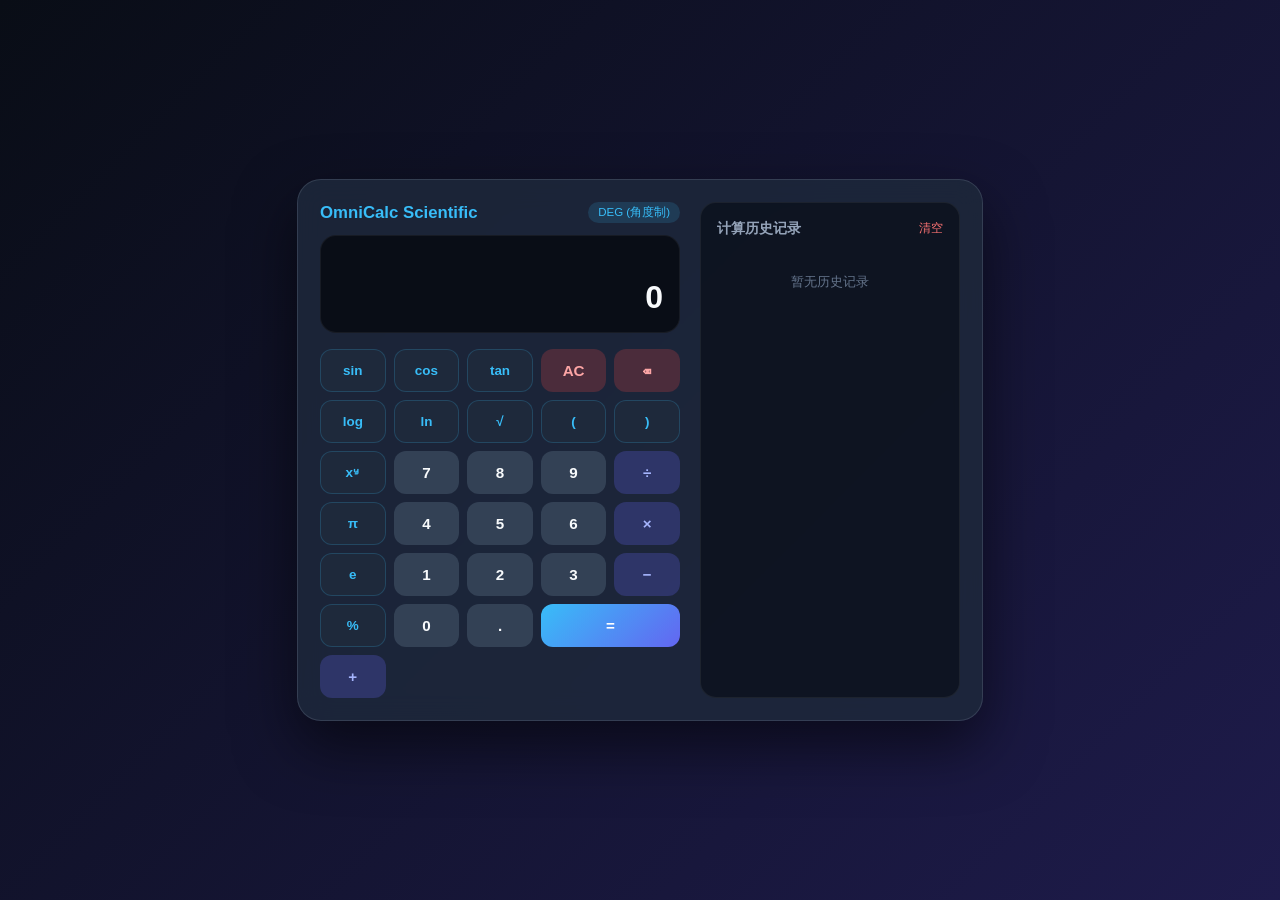
<file: camouflage/calculator/index.html>
<!DOCTYPE html>
<html lang="zh-CN">
<head>
  <meta charset="UTF-8" />
  <meta name="viewport" content="width=device-width, initial-scale=1.0" />
  <title>OmniCalc Pro · 全功能科学计算器与单位换算工具</title>
  <style>
    :root {
      --bg: #0f172a;
      --card: #1e293b;
      --display: #090d16;
      --btn: #334155;
      --btn-hover: #475569;
      --accent: #38bdf8;
      --op: #6366f1;
      --text: #f8fafc;
      --muted: #94a3b8;
    }
    * { box-sizing: border-box; margin: 0; padding: 0; }
    body {
      font-family: -apple-system, BlinkMacSystemFont, "Segoe UI", Roboto, sans-serif;
      background: linear-gradient(135deg, #090d16 0%, #1e1b4b 100%);
      color: var(--text);
      min-height: 100vh;
      display: flex;
      align-items: center;
      justify-content: center;
      padding: 16px;
    }
    .calc-shell {
      display: grid;
      grid-template-columns: 360px 260px;
      gap: 20px;
      background: rgba(30, 41, 59, 0.85);
      border: 1px solid rgba(148, 163, 184, 0.2);
      border-radius: 24px;
      padding: 22px;
      box-shadow: 0 25px 60px rgba(0, 0, 0, 0.55);
      backdrop-filter: blur(14px);
      max-width: 100%;
    }
    .header {
      display: flex;
      justify-content: space-between;
      align-items: center;
      margin-bottom: 12px;
    }
    .header h1 { font-size: 1.05rem; font-weight: 700; color: var(--accent); }
    .mode-badge {
      font-size: 0.72rem;
      background: rgba(56, 189, 248, 0.15);
      color: var(--accent);
      padding: 3px 10px;
      border-radius: 999px;
      cursor: pointer;
    }
    .display-box {
      background: var(--display);
      border-radius: 16px;
      padding: 16px;
      text-align: right;
      margin-bottom: 16px;
      border: 1px solid rgba(255,255,255,0.06);
      min-height: 98px;
      display: flex;
      flex-direction: column;
      justify-content: flex-end;
      overflow: hidden;
    }
    .expr {
      font-size: 0.9rem;
      color: var(--muted);
      min-height: 22px;
      word-break: break-all;
    }
    .result {
      font-size: 2rem;
      font-weight: 700;
      font-variant-numeric: tabular-nums;
      word-break: break-all;
    }
    .keys-grid {
      display: grid;
      grid-template-columns: repeat(5, 1fr);
      gap: 8px;
    }
    button.key {
      border: none;
      border-radius: 12px;
      padding: 13px 6px;
      font-size: 0.95rem;
      font-weight: 600;
      background: var(--btn);
      color: var(--text);
      cursor: pointer;
      transition: background 0.12s, transform 0.08s;
    }
    button.key:hover { background: var(--btn-hover); }
    button.key:active { transform: scale(0.95); }
    button.key.fn { background: #1e293b; color: #38bdf8; border: 1px solid rgba(56,189,248,0.2); font-size: 0.84rem; }
    button.key.op { background: rgba(99, 102, 241, 0.25); color: #a5b4fc; }
    button.key.eq { background: linear-gradient(135deg, #38bdf8, #6366f1); color: #fff; grid-column: span 2; }
    button.key.danger { background: rgba(239, 68, 68, 0.22); color: #fca5a5; }
    .history-panel {
      background: rgba(9, 13, 22, 0.65);
      border-radius: 16px;
      padding: 16px;
      display: flex;
      flex-direction: column;
      border: 1px solid rgba(255,255,255,0.06);
    }
    .history-panel h2 {
      font-size: 0.9rem;
      color: var(--muted);
      margin-bottom: 12px;
      display: flex;
      justify-content: space-between;
      align-items: center;
    }
    .clear-hist {
      font-size: 0.75rem;
      color: #f87171;
      cursor: pointer;
      background: none;
      border: none;
    }
    .history-list {
      flex: 1;
      overflow-y: auto;
      display: flex;
      flex-direction: column;
      gap: 8px;
      max-height: 360px;
    }
    .hist-item {
      padding: 8px 10px;
      border-radius: 10px;
      background: rgba(30, 41, 59, 0.6);
      cursor: pointer;
      text-align: right;
    }
    .hist-item:hover { background: rgba(56, 189, 248, 0.12); }
    .hist-item .h-exp { font-size: 0.78rem; color: var(--muted); }
    .hist-item .h-val { font-size: 1rem; font-weight: 700; color: var(--accent); }
    @media (max-width: 680px) {
      .calc-shell { grid-template-columns: 1fr; width: 100%; max-width: 400px; }
      .history-list { max-height: 140px; }
    }
  </style>
</head>
<body>
  <div class="calc-shell">
    <div>
      <div class="header">
        <h1>OmniCalc Scientific</h1>
        <span class="mode-badge" id="deg-toggle">DEG (角度制)</span>
      </div>
      <div class="display-box">
        <div class="expr" id="expr"></div>
        <div class="result" id="result">0</div>
      </div>
      <div class="keys-grid">
        <button class="key fn" data-k="sin(">sin</button>
        <button class="key fn" data-k="cos(">cos</button>
        <button class="key fn" data-k="tan(">tan</button>
        <button class="key danger" data-k="AC">AC</button>
        <button class="key danger" data-k="DEL">⌫</button>

        <button class="key fn" data-k="log(">log</button>
        <button class="key fn" data-k="ln(">ln</button>
        <button class="key fn" data-k="sqrt(">√</button>
        <button class="key fn" data-k="(">(</button>
        <button class="key fn" data-k=")">)</button>

        <button class="key fn" data-k="^">xʸ</button>
        <button class="key" data-k="7">7</button>
        <button class="key" data-k="8">8</button>
        <button class="key" data-k="9">9</button>
        <button class="key op" data-k="/">÷</button>

        <button class="key fn" data-k="pi">π</button>
        <button class="key" data-k="4">4</button>
        <button class="key" data-k="5">5</button>
        <button class="key" data-k="6">6</button>
        <button class="key op" data-k="*">×</button>

        <button class="key fn" data-k="e">e</button>
        <button class="key" data-k="1">1</button>
        <button class="key" data-k="2">2</button>
        <button class="key" data-k="3">3</button>
        <button class="key op" data-k="-">−</button>

        <button class="key fn" data-k="%">%</button>
        <button class="key" data-k="0">0</button>
        <button class="key" data-k=".">.</button>
        <button class="key eq" data-k="=">=</button>
        <button class="key op" data-k="+">+</button>
      </div>
    </div>

    <div class="history-panel">
      <h2>
        <span>计算历史记录</span>
        <button class="clear-hist" id="clear-hist">清空</button>
      </h2>
      <div class="history-list" id="history-list"></div>
    </div>
  </div>

  <script>
    let current = '';
    let isDeg = true;
    let history = JSON.parse(localStorage.getItem('omnicalc_hist') || '[]');

    const exprEl = document.getElementById('expr');
    const resEl = document.getElementById('result');
    const histEl = document.getElementById('history-list');
    const degBtn = document.getElementById('deg-toggle');

    function renderHistory() {
      if (!history.length) {
        histEl.innerHTML = '<div style="color:#64748b;font-size:0.8rem;text-align:center;margin-top:24px;">暂无历史记录</div>';
        return;
      }
      histEl.innerHTML = history.map((h, idx) => `
        <div class="hist-item" data-idx="${idx}">
          <div class="h-exp">${h.expr} =</div>
          <div class="h-val">${h.val}</div>
        </div>
      `).join('');
      histEl.querySelectorAll('.hist-item').forEach(el => {
        el.addEventListener('click', () => {
          current = String(history[el.dataset.idx].val);
          resEl.textContent = current;
        });
      });
    }

    function evaluateExpression(raw) {
      if (!raw.trim()) return '0';
      const toRad = isDeg ? `(Math.PI/180)*` : '';
      let parsed = raw
        .replace(/π|pi/g, 'Math.PI')
        .replace(/\be\b/g, 'Math.E')
        .replace(/sin\(/g, `Math.sin(${toRad}`)
        .replace(/cos\(/g, `Math.cos(${toRad}`)
        .replace(/tan\(/g, `Math.tan(${toRad}`)
        .replace(/log\(/g, 'Math.log10(')
        .replace(/ln\(/g, 'Math.log(')
        .replace(/sqrt\(/g, 'Math.sqrt(')
        .replace(/\^/g, '**')
        .replace(/%/g, '/100');

      const openCount = (parsed.match(/\(/g) || []).length;
      const closeCount = (parsed.match(/\)/g) || []).length;
      if (openCount > closeCount) {
        parsed += ')'.repeat(openCount - closeCount);
      }
      const val = Function('"use strict"; return (' + parsed + ')')();
      if (!Number.isFinite(val)) return 'Error';
      return Number(Math.round(Number(val + 'e12')) + 'e-12').toString();
    }

    function handleKey(k) {
      if (k === 'AC') {
        current = '';
        exprEl.textContent = '';
        resEl.textContent = '0';
      } else if (k === 'DEL') {
        current = current.slice(0, -1);
        resEl.textContent = current || '0';
      } else if (k === '=') {
        if (!current) return;
        try {
          const ans = evaluateExpression(current);
          exprEl.textContent = current + ' =';
          resEl.textContent = ans;
          if (ans !== 'Error') {
            history.unshift({ expr: current, val: ans });
            history = history.slice(0, 25);
            localStorage.setItem('omnicalc_hist', JSON.stringify(history));
            renderHistory();
            current = ans;
          }
        } catch {
          resEl.textContent = 'Error';
        }
      } else {
        current += k;
        resEl.textContent = current;
      }
    }

    document.querySelectorAll('button.key').forEach(btn => {
      btn.addEventListener('click', () => handleKey(btn.dataset.k));
    });

    degBtn.addEventListener('click', () => {
      isDeg = !isDeg;
      degBtn.textContent = isDeg ? 'DEG (角度制)' : 'RAD (弧度制)';
    });

    document.getElementById('clear-hist').addEventListener('click', () => {
      history = [];
      localStorage.removeItem('omnicalc_hist');
      renderHistory();
    });

    document.addEventListener('keydown', e => {
      if (/^[0-9.+\-*/()%^]$/.test(e.key)) handleKey(e.key);
      else if (e.key === 'Enter') { e.preventDefault(); handleKey('='); }
      else if (e.key === 'Backspace') handleKey('DEL');
      else if (e.key === 'Escape') handleKey('AC');
    });

    renderHistory();
  </script>
</body>
</html>
</file>
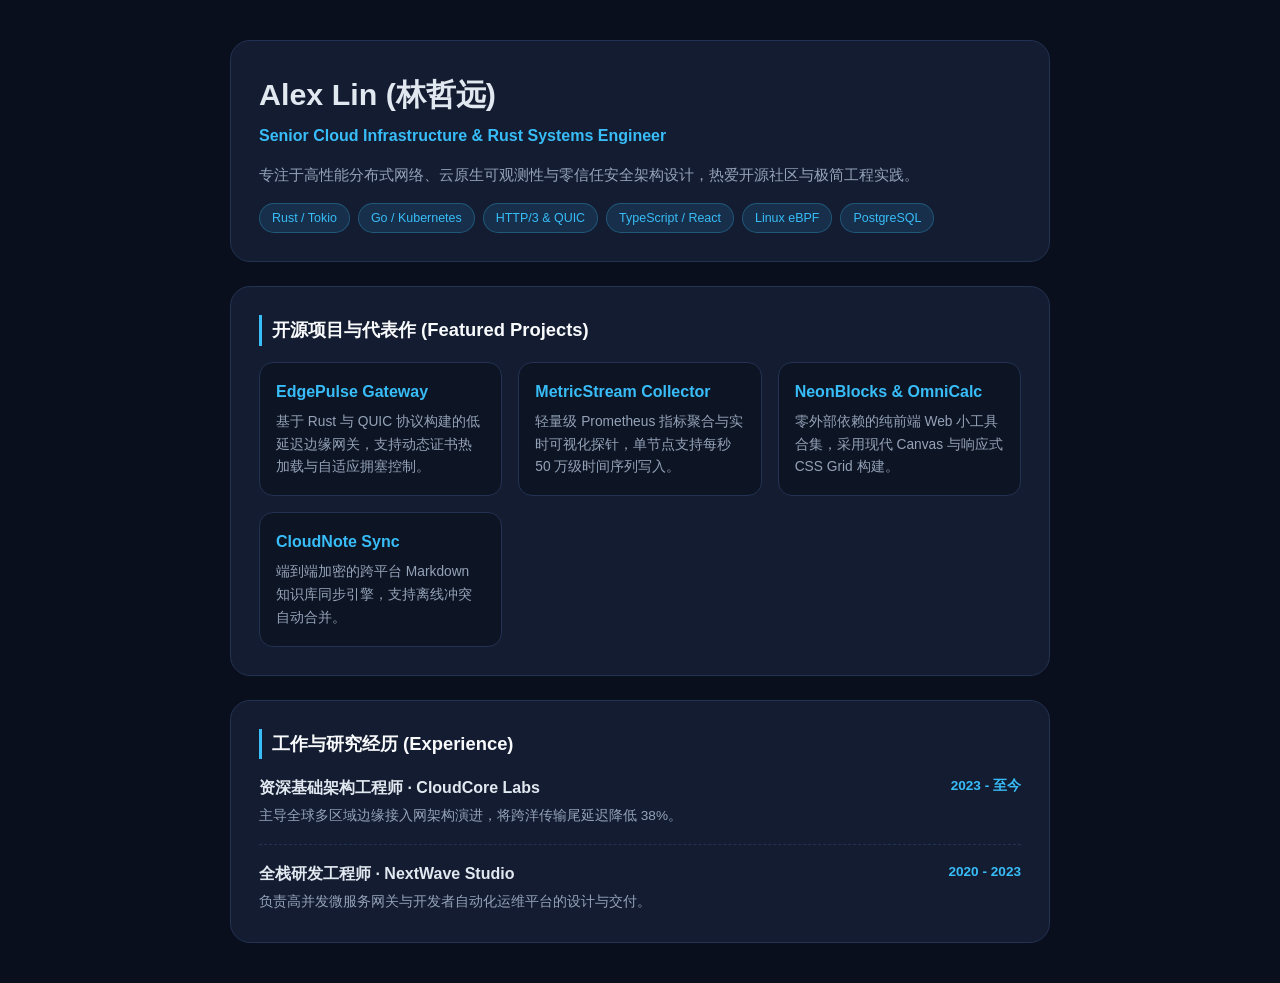
<file: camouflage/resume/index.html>
<!DOCTYPE html>
<html lang="zh-CN">
<head>
  <meta charset="UTF-8" />
  <meta name="viewport" content="width=device-width, initial-scale=1.0" />
  <title>Alex Lin · Full-Stack & Distributed Systems Engineer</title>
  <style>
    :root {
      --bg: #0a0f1d;
      --card: #131c31;
      --border: #233252;
      --accent: #38bdf8;
      --text: #e2e8f0;
      --muted: #94a3b8;
    }
    * { box-sizing: border-box; margin: 0; padding: 0; }
    body {
      font-family: -apple-system, BlinkMacSystemFont, "Segoe UI", Roboto, sans-serif;
      background: var(--bg);
      color: var(--text);
      line-height: 1.65;
      padding: 40px 18px;
    }
    .resume-wrap { max-width: 820px; margin: 0 auto; display: flex; flex-direction: column; gap: 24px; }
    .hero, .section {
      background: var(--card);
      border: 1px solid var(--border);
      border-radius: 20px;
      padding: 28px;
    }
    .hero h1 { font-size: 1.9rem; font-weight: 800; }
    .hero .role { color: var(--accent); font-weight: 600; margin-top: 4px; }
    .hero p { color: var(--muted); margin-top: 12px; font-size: 0.95rem; }
    .badges { display: flex; flex-wrap: wrap; gap: 8px; margin-top: 16px; }
    .badge {
      padding: 4px 12px;
      border-radius: 999px;
      font-size: 0.78rem;
      background: rgba(56, 189, 248, 0.12);
      color: var(--accent);
      border: 1px solid rgba(56, 189, 248, 0.28);
    }
    .section h2 { font-size: 1.15rem; margin-bottom: 16px; color: #f8fafc; border-left: 3px solid var(--accent); padding-left: 10px; }
    .grid-2 { display: grid; grid-template-columns: repeat(auto-fit, minmax(240px, 1fr)); gap: 16px; }
    .proj-card {
      background: #0d1424;
      border: 1px solid var(--border);
      border-radius: 14px;
      padding: 16px;
    }
    .proj-card h3 { font-size: 1rem; color: var(--accent); margin-bottom: 6px; }
    .proj-card p { font-size: 0.86rem; color: var(--muted); }
    .timeline-item { margin-bottom: 16px; padding-bottom: 16px; border-bottom: 1px dashed var(--border); }
    .timeline-item:last-child { margin-bottom: 0; padding-bottom: 0; border-bottom: none; }
    .time-head { display: flex; justify-content: space-between; font-weight: 600; }
    .time-sub { font-size: 0.85rem; color: var(--muted); margin-top: 4px; }
  </style>
</head>
<body>
  <div class="resume-wrap">
    <section class="hero">
      <h1>Alex Lin (林哲远)</h1>
      <div class="role">Senior Cloud Infrastructure & Rust Systems Engineer</div>
      <p>专注于高性能分布式网络、云原生可观测性与零信任安全架构设计，热爱开源社区与极简工程实践。</p>
      <div class="badges">
        <span class="badge">Rust / Tokio</span>
        <span class="badge">Go / Kubernetes</span>
        <span class="badge">HTTP/3 & QUIC</span>
        <span class="badge">TypeScript / React</span>
        <span class="badge">Linux eBPF</span>
        <span class="badge">PostgreSQL</span>
      </div>
    </section>

    <section class="section">
      <h2>开源项目与代表作 (Featured Projects)</h2>
      <div class="grid-2">
        <div class="proj-card">
          <h3>EdgePulse Gateway</h3>
          <p>基于 Rust 与 QUIC 协议构建的低延迟边缘网关，支持动态证书热加载与自适应拥塞控制。</p>
        </div>
        <div class="proj-card">
          <h3>MetricStream Collector</h3>
          <p>轻量级 Prometheus 指标聚合与实时可视化探针，单节点支持每秒 50 万级时间序列写入。</p>
        </div>
        <div class="proj-card">
          <h3>NeonBlocks & OmniCalc</h3>
          <p>零外部依赖的纯前端 Web 小工具合集，采用现代 Canvas 与响应式 CSS Grid 构建。</p>
        </div>
        <div class="proj-card">
          <h3>CloudNote Sync</h3>
          <p>端到端加密的跨平台 Markdown 知识库同步引擎，支持离线冲突自动合并。</p>
        </div>
      </div>
    </section>

    <section class="section">
      <h2>工作与研究经历 (Experience)</h2>
      <div class="timeline-item">
        <div class="time-head">
          <span>资深基础架构工程师 · CloudCore Labs</span>
          <span style="color:var(--accent);font-size:0.85rem;">2023 - 至今</span>
        </div>
        <div class="time-sub">主导全球多区域边缘接入网架构演进，将跨洋传输尾延迟降低 38%。</div>
      </div>
      <div class="timeline-item">
        <div class="time-head">
          <span>全栈研发工程师 · NextWave Studio</span>
          <span style="color:var(--accent);font-size:0.85rem;">2020 - 2023</span>
        </div>
        <div class="time-sub">负责高并发微服务网关与开发者自动化运维平台的设计与交付。</div>
      </div>
    </section>
  </div>
</body>
</html>
</file>
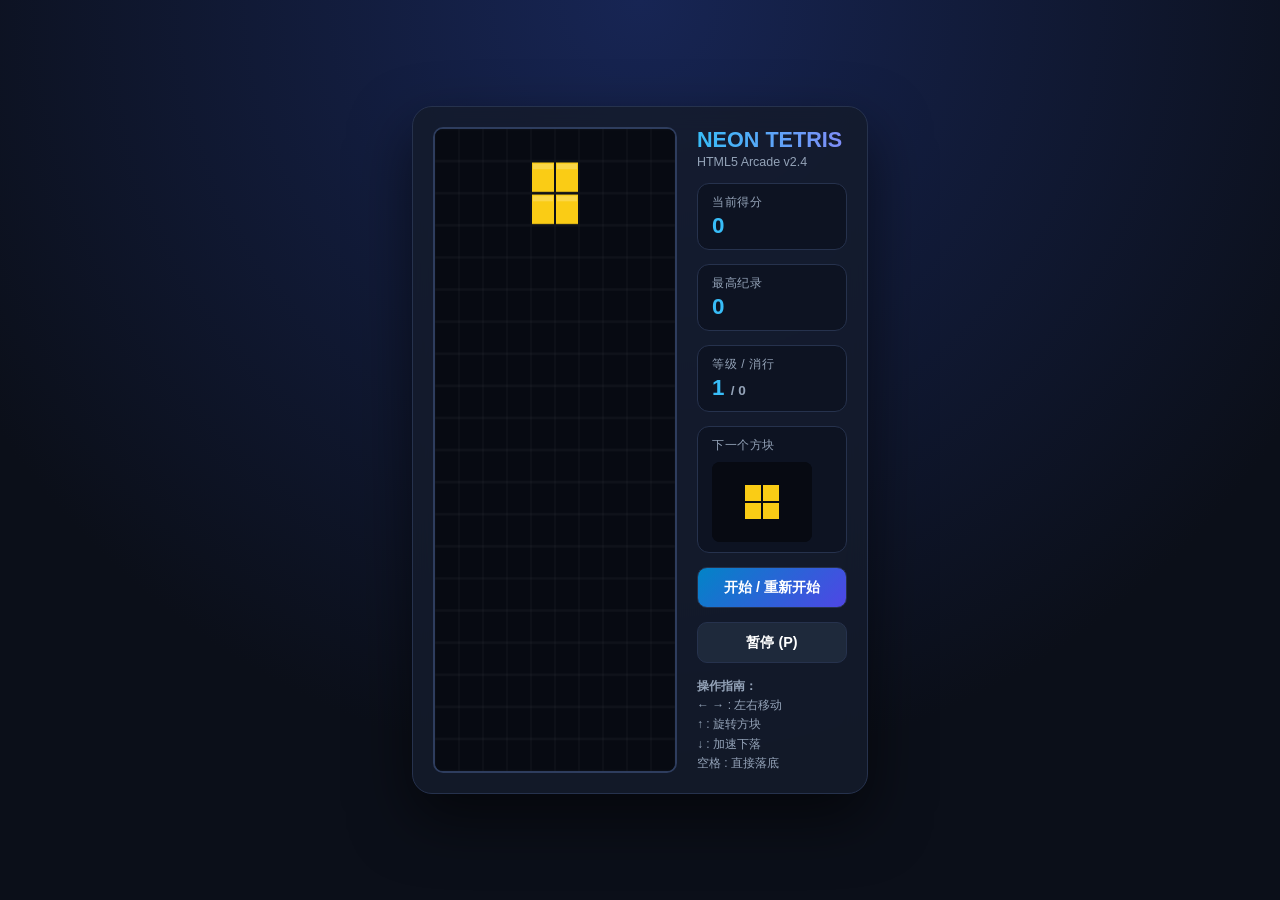
<file: camouflage/tetris/index.html>
<!DOCTYPE html>
<html lang="zh-CN">
<head>
  <meta charset="UTF-8" />
  <meta name="viewport" content="width=device-width, initial-scale=1.0, maximum-scale=1.0, user-scalable=no" />
  <title>NeonBlocks · 经典俄罗斯方块在线版</title>
  <style>
    :root {
      --bg: #0b0f19;
      --panel: #151c2c;
      --border: #26324d;
      --accent: #38bdf8;
      --text: #e2e8f0;
      --muted: #94a3b8;
    }
    * { box-sizing: border-box; margin: 0; padding: 0; user-select: none; }
    body {
      font-family: -apple-system, BlinkMacSystemFont, "Segoe UI", Roboto, sans-serif;
      background: radial-gradient(circle at top, #172554 0%, var(--bg) 70%);
      color: var(--text);
      min-height: 100vh;
      display: flex;
      flex-direction: column;
      align-items: center;
      justify-content: center;
      padding: 16px;
    }
    .game-wrapper {
      display: flex;
      gap: 20px;
      background: rgba(21, 28, 44, 0.85);
      border: 1px solid var(--border);
      border-radius: 20px;
      padding: 20px;
      box-shadow: 0 25px 60px rgba(0, 0, 0, 0.55);
      backdrop-filter: blur(12px);
      max-width: 100%;
    }
    canvas#board {
      background: #070a12;
      border: 2px solid #2e3d5e;
      border-radius: 10px;
      display: block;
      box-shadow: inset 0 0 24px rgba(56, 189, 248, 0.08);
    }
    .sidebar {
      display: flex;
      flex-direction: column;
      gap: 14px;
      min-width: 150px;
    }
    .brand h1 {
      font-size: 1.35rem;
      background: linear-gradient(90deg, #38bdf8, #818cf8);
      -webkit-background-clip: text;
      -webkit-text-fill-color: transparent;
      font-weight: 800;
    }
    .brand p { font-size: 0.78rem; color: var(--muted); margin-top: 2px; }
    .stat-card {
      background: #0d1322;
      border: 1px solid var(--border);
      border-radius: 12px;
      padding: 10px 14px;
    }
    .stat-label { font-size: 0.75rem; color: var(--muted); text-transform: uppercase; letter-spacing: 0.05em; }
    .stat-value { font-size: 1.4rem; font-weight: 700; color: var(--accent); margin-top: 2px; font-variant-numeric: tabular-nums; }
    #next-canvas {
      background: #070a12;
      border-radius: 8px;
      margin-top: 8px;
      display: block;
    }
    .btn {
      padding: 10px 14px;
      border-radius: 10px;
      border: 1px solid var(--border);
      background: linear-gradient(135deg, #0284c7, #4f46e5);
      color: #fff;
      font-weight: 600;
      cursor: pointer;
      font-size: 0.9rem;
      transition: transform 0.12s, opacity 0.12s;
    }
    .btn:active { transform: scale(0.97); }
    .btn.secondary { background: #1e293b; }
    .controls-hint {
      font-size: 0.75rem;
      color: var(--muted);
      line-height: 1.6;
      margin-top: auto;
    }
    .touch-controls {
      display: none;
      margin-top: 14px;
      gap: 10px;
      width: 100%;
      max-width: 380px;
      grid-template-columns: repeat(4, 1fr);
    }
    .touch-btn {
      background: rgba(30, 41, 59, 0.9);
      border: 1px solid var(--border);
      color: var(--text);
      border-radius: 12px;
      padding: 14px 0;
      font-size: 1.1rem;
      font-weight: 700;
      text-align: center;
      cursor: pointer;
    }
    .touch-btn:active { background: #38bdf8; color: #090d16; }
    @media (max-width: 600px) {
      .game-wrapper { flex-direction: column; align-items: center; padding: 14px; gap: 14px; }
      .sidebar { width: 100%; flex-direction: row; flex-wrap: wrap; justify-content: space-between; }
      .brand { width: 100%; display: flex; justify-content: space-between; align-items: baseline; }
      .stat-card { flex: 1; min-width: 90px; }
      .controls-hint { display: none; }
      .touch-controls { display: grid; }
    }
  </style>
</head>
<body>
  <div class="game-wrapper">
    <canvas id="board" width="240" height="480"></canvas>
    <div class="sidebar">
      <div class="brand">
        <h1>NEON TETRIS</h1>
        <p>HTML5 Arcade v2.4</p>
      </div>
      <div class="stat-card">
        <div class="stat-label">当前得分</div>
        <div class="stat-value" id="score">0</div>
      </div>
      <div class="stat-card">
        <div class="stat-label">最高纪录</div>
        <div class="stat-value" id="best">0</div>
      </div>
      <div class="stat-card">
        <div class="stat-label">等级 / 消行</div>
        <div class="stat-value"><span id="level">1</span> <small style="font-size:0.85rem;color:#94a3b8">/ <span id="lines">0</span></small></div>
      </div>
      <div class="stat-card">
        <div class="stat-label">下一个方块</div>
        <canvas id="next-canvas" width="100" height="80"></canvas>
      </div>
      <button class="btn" id="start-btn">开始 / 重新开始</button>
      <button class="btn secondary" id="pause-btn">暂停 (P)</button>
      <div class="controls-hint">
        <strong>操作指南：</strong><br/>
        ← → : 左右移动<br/>
        ↑ : 旋转方块<br/>
        ↓ : 加速下落<br/>
        空格 : 直接落底
      </div>
    </div>
  </div>

  <div class="touch-controls">
    <button class="touch-btn" data-act="left">←</button>
    <button class="touch-btn" data-act="rotate">↻ 旋转</button>
    <button class="touch-btn" data-act="right">→</button>
    <button class="touch-btn" data-act="drop">⬇ 落底</button>
  </div>

  <script>
    const COLS = 10, ROWS = 20, BLOCK = 24;
    const canvas = document.getElementById('board');
    const ctx = canvas.getContext('2d');
    const nextCanvas = document.getElementById('next-canvas');
    const nctx = nextCanvas.getContext('2d');

    const COLORS = [
      null,
      '#38bdf8', // I
      '#facc15', // O
      '#a855f7', // T
      '#4ade80', // S
      '#f87171', // Z
      '#60a5fa', // J
      '#fb923c'  // L
    ];

    const SHAPES = [
      [],
      [[0,0,0,0],[1,1,1,1],[0,0,0,0],[0,0,0,0]],
      [[2,2],[2,2]],
      [[0,3,0],[3,3,3],[0,0,0]],
      [[0,4,4],[4,4,0],[0,0,0]],
      [[5,5,0],[0,5,5],[0,0,0]],
      [[6,0,0],[6,6,6],[0,0,0]],
      [[0,0,7],[7,7,7],[0,0,0]]
    ];

    let grid = createGrid();
    let score = 0, lines = 0, level = 1;
    let best = parseInt(localStorage.getItem('neon_tetris_best') || '0', 10);
    document.getElementById('best').textContent = best;

    let piece = null, nextPiece = randomPiece();
    let dropCounter = 0, dropInterval = 800, lastTime = 0;
    let paused = false, gameOver = false, animId = null;

    function createGrid() {
      return Array.from({ length: ROWS }, () => Array(COLS).fill(0));
    }

    function randomPiece() {
      const id = Math.floor(Math.random() * 7) + 1;
      const matrix = SHAPES[id].map(r => [...r]);
      return { matrix, x: Math.floor(COLS / 2) - Math.ceil(matrix[0].length / 2), y: 0 };
    }

    function drawCell(c, x, y, colorIdx, size = BLOCK) {
      c.fillStyle = COLORS[colorIdx];
      c.fillRect(x * size + 1, y * size + 1, size - 2, size - 2);
      c.fillStyle = 'rgba(255,255,255,0.22)';
      c.fillRect(x * size + 2, y * size + 2, size - 4, 4);
    }

    function draw() {
      ctx.fillStyle = '#070a12';
      ctx.fillRect(0, 0, canvas.width, canvas.height);

      ctx.strokeStyle = 'rgba(255,255,255,0.03)';
      for (let r = 0; r < ROWS; r++) {
        for (let c = 0; c < COLS; c++) {
          ctx.strokeRect(c * BLOCK, r * BLOCK, BLOCK, BLOCK);
          if (grid[r][c]) drawCell(ctx, c, r, grid[r][c]);
        }
      }

      if (piece) {
        piece.matrix.forEach((row, y) => {
          row.forEach((val, x) => {
            if (val) drawCell(ctx, piece.x + x, piece.y + y, val);
          });
        });
      }

      if (gameOver || paused) {
        ctx.fillStyle = 'rgba(7,10,18,0.78)';
        ctx.fillRect(0, 0, canvas.width, canvas.height);
        ctx.fillStyle = '#f8fafc';
        ctx.font = 'bold 20px sans-serif';
        ctx.textAlign = 'center';
        ctx.fillText(gameOver ? '游戏结束' : '已暂停', canvas.width / 2, canvas.height / 2);
      }
    }

    function drawNext() {
      nctx.fillStyle = '#070a12';
      nctx.fillRect(0, 0, nextCanvas.width, nextCanvas.height);
      if (!nextPiece) return;
      const s = 18;
      const ox = Math.floor((nextCanvas.width - nextPiece.matrix[0].length * s) / 2);
      const oy = Math.floor((nextCanvas.height - nextPiece.matrix.length * s) / 2);
      nextPiece.matrix.forEach((row, y) => {
        row.forEach((val, x) => {
          if (val) {
            nctx.fillStyle = COLORS[val];
            nctx.fillRect(ox + x * s + 1, oy + y * s + 1, s - 2, s - 2);
          }
        });
      });
    }

    function collide(g, p) {
      for (let y = 0; y < p.matrix.length; y++) {
        for (let x = 0; x < p.matrix[y].length; x++) {
          if (p.matrix[y][x] !== 0 &&
             (g[y + p.y] && g[y + p.y][x + p.x]) !== 0) {
            return true;
          }
        }
      }
      return false;
    }

    function merge(g, p) {
      p.matrix.forEach((row, y) => {
        row.forEach((val, x) => {
          if (val && y + p.y >= 0) g[y + p.y][x + p.x] = val;
        });
      });
    }

    function rotate(matrix) {
      return matrix[0].map((_, i) => matrix.map(row => row[i]).reverse());
    }

    function playerRotate() {
      if (!piece || paused || gameOver) return;
      const prev = piece.matrix;
      piece.matrix = rotate(piece.matrix);
      let offset = 1;
      while (collide(grid, piece)) {
        piece.x += offset;
        offset = -(offset + (offset > 0 ? 1 : -1));
        if (offset > piece.matrix[0].length) {
          piece.matrix = prev;
          return;
        }
      }
      draw();
    }

    function sweep() {
      let cleared = 0;
      outer: for (let y = ROWS - 1; y >= 0; y--) {
        for (let x = 0; x < COLS; x++) {
          if (grid[y][x] === 0) continue outer;
        }
        const row = grid.splice(y, 1)[0].fill(0);
        grid.unshift(row);
        cleared++;
        y++;
      }
      if (cleared > 0) {
        lines += cleared;
        score += [0, 100, 300, 700, 1500][cleared] * level;
        level = Math.floor(lines / 10) + 1;
        dropInterval = Math.max(120, 800 - (level - 1) * 65);
        if (score > best) {
          best = score;
          localStorage.setItem('neon_tetris_best', String(best));
        }
        updateStats();
      }
    }

    function updateStats() {
      document.getElementById('score').textContent = score;
      document.getElementById('best').textContent = best;
      document.getElementById('level').textContent = level;
      document.getElementById('lines').textContent = lines;
    }

    function spawn() {
      piece = nextPiece;
      nextPiece = randomPiece();
      drawNext();
      if (collide(grid, piece)) {
        gameOver = true;
      }
    }

    function drop() {
      if (!piece || paused || gameOver) return;
      piece.y++;
      if (collide(grid, piece)) {
        piece.y--;
        merge(grid, piece);
        sweep();
        spawn();
      }
      dropCounter = 0;
    }

    function hardDrop() {
      if (!piece || paused || gameOver) return;
      while (!collide(grid, piece)) {
        piece.y++;
      }
      piece.y--;
      merge(grid, piece);
      sweep();
      spawn();
      dropCounter = 0;
      draw();
    }

    function move(dir) {
      if (!piece || paused || gameOver) return;
      piece.x += dir;
      if (collide(grid, piece)) piece.x -= dir;
      draw();
    }

    function update(time = 0) {
      const dt = time - lastTime;
      lastTime = time;
      if (!paused && !gameOver) {
        dropCounter += dt;
        if (dropCounter > dropInterval) drop();
      }
      draw();
      animId = requestAnimationFrame(update);
    }

    function startGame() {
      grid = createGrid();
      score = 0; lines = 0; level = 1; dropInterval = 800;
      paused = false; gameOver = false;
      updateStats();
      nextPiece = randomPiece();
      spawn();
      if (!animId) update();
    }

    document.getElementById('start-btn').addEventListener('click', startGame);
    document.getElementById('pause-btn').addEventListener('click', () => {
      if (!gameOver) { paused = !paused; draw(); }
    });

    document.addEventListener('keydown', e => {
      if (e.key === 'ArrowLeft') move(-1);
      else if (e.key === 'ArrowRight') move(1);
      else if (e.key === 'ArrowDown') drop();
      else if (e.key === 'ArrowUp') playerRotate();
      else if (e.key === ' ') { e.preventDefault(); hardDrop(); }
      else if (e.key.toLowerCase() === 'p') { paused = !paused; draw(); }
    });

    document.querySelectorAll('.touch-btn').forEach(btn => {
      btn.addEventListener('click', () => {
        const act = btn.dataset.act;
        if (act === 'left') move(-1);
        else if (act === 'right') move(1);
        else if (act === 'rotate') playerRotate();
        else if (act === 'drop') hardDrop();
      });
    });

    startGame();
  </script>
</body>
</html>
</file>
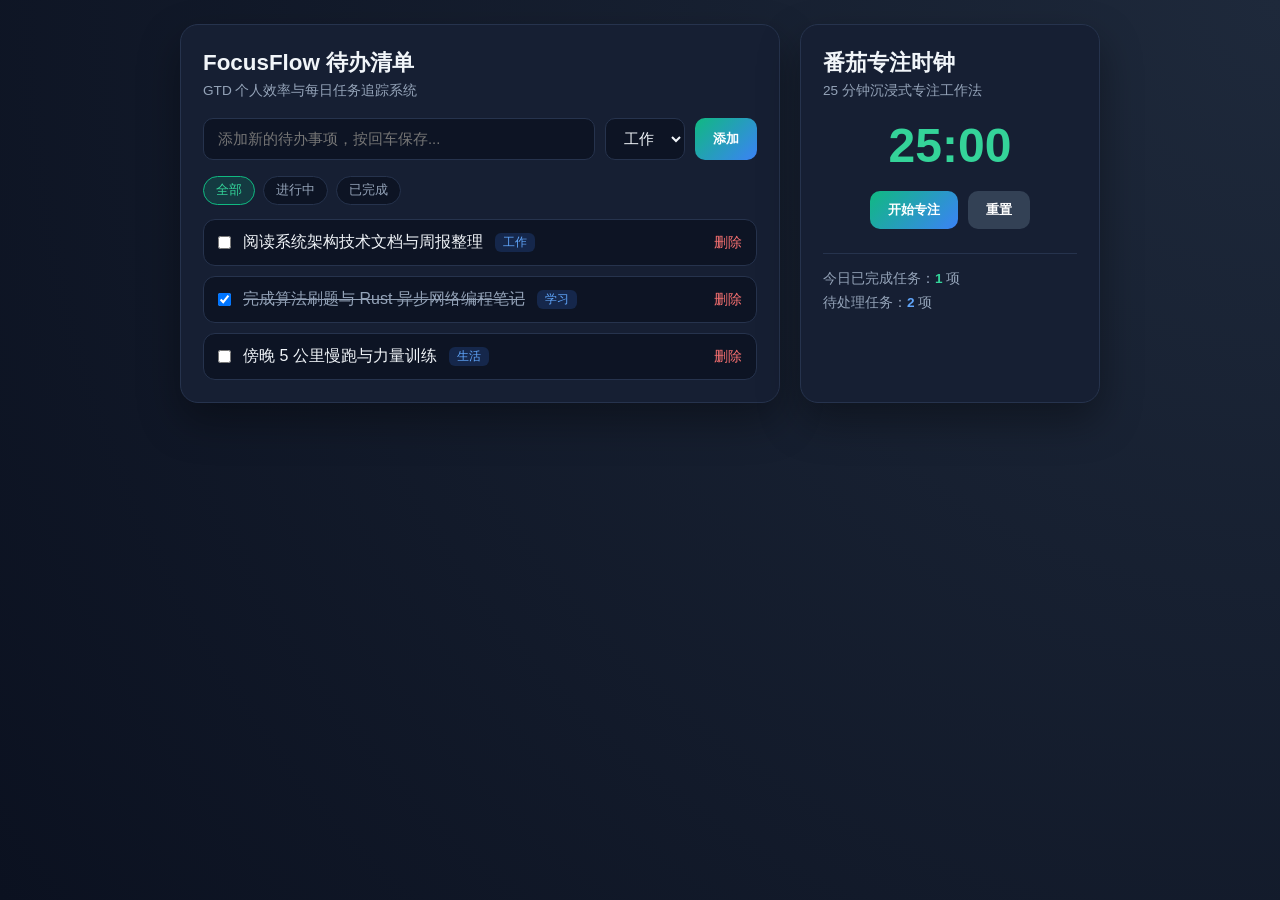
<file: camouflage/todo/index.html>
<!DOCTYPE html>
<html lang="zh-CN">
<head>
  <meta charset="UTF-8" />
  <meta name="viewport" content="width=device-width, initial-scale=1.0" />
  <title>FocusFlow · 个人待办事项与番茄专注工作台</title>
  <style>
    :root {
      --bg: #0b1120;
      --card: #161f33;
      --border: #26334d;
      --accent: #10b981;
      --accent2: #3b82f6;
      --text: #f1f5f9;
      --muted: #94a3b8;
    }
    * { box-sizing: border-box; margin: 0; padding: 0; }
    body {
      font-family: -apple-system, BlinkMacSystemFont, "Segoe UI", Roboto, sans-serif;
      background: radial-gradient(circle at top right, #1e293b, var(--bg));
      color: var(--text);
      min-height: 100vh;
      padding: 24px 16px;
    }
    .container {
      max-width: 920px;
      margin: 0 auto;
      display: grid;
      grid-template-columns: 1fr 300px;
      gap: 20px;
    }
    .card {
      background: var(--card);
      border: 1px solid var(--border);
      border-radius: 18px;
      padding: 22px;
      box-shadow: 0 18px 40px rgba(0, 0, 0, 0.35);
    }
    h1 { font-size: 1.4rem; margin-bottom: 4px; }
    .sub { font-size: 0.85rem; color: var(--muted); margin-bottom: 18px; }
    .input-row {
      display: flex;
      gap: 10px;
      margin-bottom: 16px;
    }
    .input-row input, .input-row select {
      background: #0d1424;
      border: 1px solid var(--border);
      color: var(--text);
      border-radius: 10px;
      padding: 11px 14px;
      font-size: 0.92rem;
    }
    .input-row input { flex: 1; }
    .btn {
      background: linear-gradient(135deg, var(--accent), var(--accent2));
      color: #fff;
      border: none;
      border-radius: 10px;
      padding: 10px 18px;
      font-weight: 600;
      cursor: pointer;
    }
    .filters {
      display: flex;
      gap: 8px;
      margin-bottom: 14px;
    }
    .chip {
      padding: 5px 12px;
      border-radius: 999px;
      font-size: 0.8rem;
      background: #0d1424;
      color: var(--muted);
      cursor: pointer;
      border: 1px solid var(--border);
    }
    .chip.active { background: rgba(16, 185, 129, 0.18); color: #34d399; border-color: #10b981; }
    .task-list { display: flex; flex-direction: column; gap: 10px; }
    .task-item {
      display: flex;
      align-items: center;
      justify-content: space-between;
      padding: 12px 14px;
      background: #0d1424;
      border: 1px solid var(--border);
      border-radius: 12px;
    }
    .task-item.done .task-title { text-decoration: line-through; color: var(--muted); }
    .task-left { display: flex; align-items: center; gap: 12px; }
    .tag {
      font-size: 0.72rem;
      padding: 2px 8px;
      border-radius: 6px;
      background: rgba(59, 130, 246, 0.18);
      color: #60a5fa;
    }
    .del-btn {
      background: none;
      border: none;
      color: #f87171;
      cursor: pointer;
      font-size: 0.85rem;
    }
    .timer-display {
      font-size: 3rem;
      font-weight: 800;
      text-align: center;
      margin: 18px 0;
      color: #34d399;
      font-variant-numeric: tabular-nums;
    }
    .timer-Controls { display: flex; gap: 10px; justify-content: center; }
    @media (max-width: 760px) {
      .container { grid-template-columns: 1fr; }
    }
  </style>
</head>
<body>
  <div class="container">
    <div class="card">
      <h1>FocusFlow 待办清单</h1>
      <p class="sub">GTD 个人效率与每日任务追踪系统</p>
      <div class="input-row">
        <input type="text" id="task-input" placeholder="添加新的待办事项，按回车保存..." />
        <select id="task-cat">
          <option value="工作">工作</option>
          <option value="学习">学习</option>
          <option value="生活">生活</option>
        </select>
        <button class="btn" id="add-btn">添加</button>
      </div>
      <div class="filters">
        <span class="chip active" data-f="all">全部</span>
        <span class="chip" data-f="active">进行中</span>
        <span class="chip" data-f="done">已完成</span>
      </div>
      <div class="task-list" id="task-list"></div>
    </div>

    <div class="card">
      <h1>番茄专注时钟</h1>
      <p class="sub">25 分钟沉浸式专注工作法</p>
      <div class="timer-display" id="timer">25:00</div>
      <div class="timer-Controls">
        <button class="btn" id="t-start">开始专注</button>
        <button class="btn" style="background:#334155;" id="t-reset">重置</button>
      </div>
      <div style="margin-top:24px;padding-top:16px;border-top:1px solid var(--border);font-size:0.85rem;color:var(--muted);">
        <div>今日已完成任务：<strong style="color:#34d399" id="done-count">0</strong> 项</div>
        <div style="margin-top:6px;">待处理任务：<strong style="color:#60a5fa" id="todo-count">0</strong> 项</div>
      </div>
    </div>
  </div>

  <script>
    const defaultTasks = [
      { id: 1, title: '阅读系统架构技术文档与周报整理', cat: '工作', done: false },
      { id: 2, title: '完成算法刷题与 Rust 异步网络编程笔记', cat: '学习', done: true },
      { id: 3, title: '傍晚 5 公里慢跑与力量训练', cat: '生活', done: false }
    ];
    let tasks = JSON.parse(localStorage.getItem('focusflow_tasks') || JSON.stringify(defaultTasks));
    let filter = 'all';

    function save() {
      localStorage.setItem('focusflow_tasks', JSON.stringify(tasks));
      render();
    }

    function render() {
      const list = document.getElementById('task-list');
      const filtered = tasks.filter(t => filter === 'all' ? true : filter === 'done' ? t.done : !t.done);
      list.innerHTML = filtered.map(t => `
        <div class="task-item ${t.done ? 'done' : ''}">
          <div class="task-left">
            <input type="checkbox" ${t.done ? 'checked' : ''} onchange="toggleTask(${t.id})" />
            <span class="task-title">${t.title}</span>
            <span class="tag">${t.cat}</span>
          </div>
          <button class="del-btn" onclick="removeTask(${t.id})">删除</button>
        </div>
      `).join('');
      document.getElementById('done-count').textContent = tasks.filter(t => t.done).length;
      document.getElementById('todo-count').textContent = tasks.filter(t => !t.done).length;
    }

    window.toggleTask = id => {
      tasks = tasks.map(t => t.id === id ? { ...t, done: !t.done } : t);
      save();
    };
    window.removeTask = id => {
      tasks = tasks.filter(t => t.id !== id);
      save();
    };

    function addTask() {
      const inp = document.getElementById('task-input');
      const cat = document.getElementById('task-cat').value;
      if (!inp.value.trim()) return;
      tasks.unshift({ id: Date.now(), title: inp.value.trim(), cat, done: false });
      inp.value = '';
      save();
    }

    document.getElementById('add-btn').addEventListener('click', addTask);
    document.getElementById('task-input').addEventListener('keydown', e => {
      if (e.key === 'Enter') addTask();
    });

    document.querySelectorAll('.chip').forEach(c => {
      c.addEventListener('click', () => {
        document.querySelectorAll('.chip').forEach(x => x.classList.remove('active'));
        c.classList.add('active');
        filter = c.dataset.f;
        render();
      });
    });

    let secs = 25 * 60, timerId = null;
    const tEl = document.getElementById('timer');
    const tBtn = document.getElementById('t-start');
    function fmt(s) {
      return String(Math.floor(s / 60)).padStart(2, '0') + ':' + String(s % 60).padStart(2, '0');
    }
    tBtn.addEventListener('click', () => {
      if (timerId) {
        clearInterval(timerId);
        timerId = null;
        tBtn.textContent = '继续专注';
      } else {
        tBtn.textContent = '暂停';
        timerId = setInterval(() => {
          if (secs > 0) { secs--; tEl.textContent = fmt(secs); }
          else { clearInterval(timerId); timerId = null; tBtn.textContent = '开始专注'; }
        }, 1000);
      }
    });
    document.getElementById('t-reset').addEventListener('click', () => {
      clearInterval(timerId); timerId = null; secs = 25 * 60;
      tEl.textContent = fmt(secs); tBtn.textContent = '开始专注';
    });

    render();
  </script>
</body>
</html>
</file>
